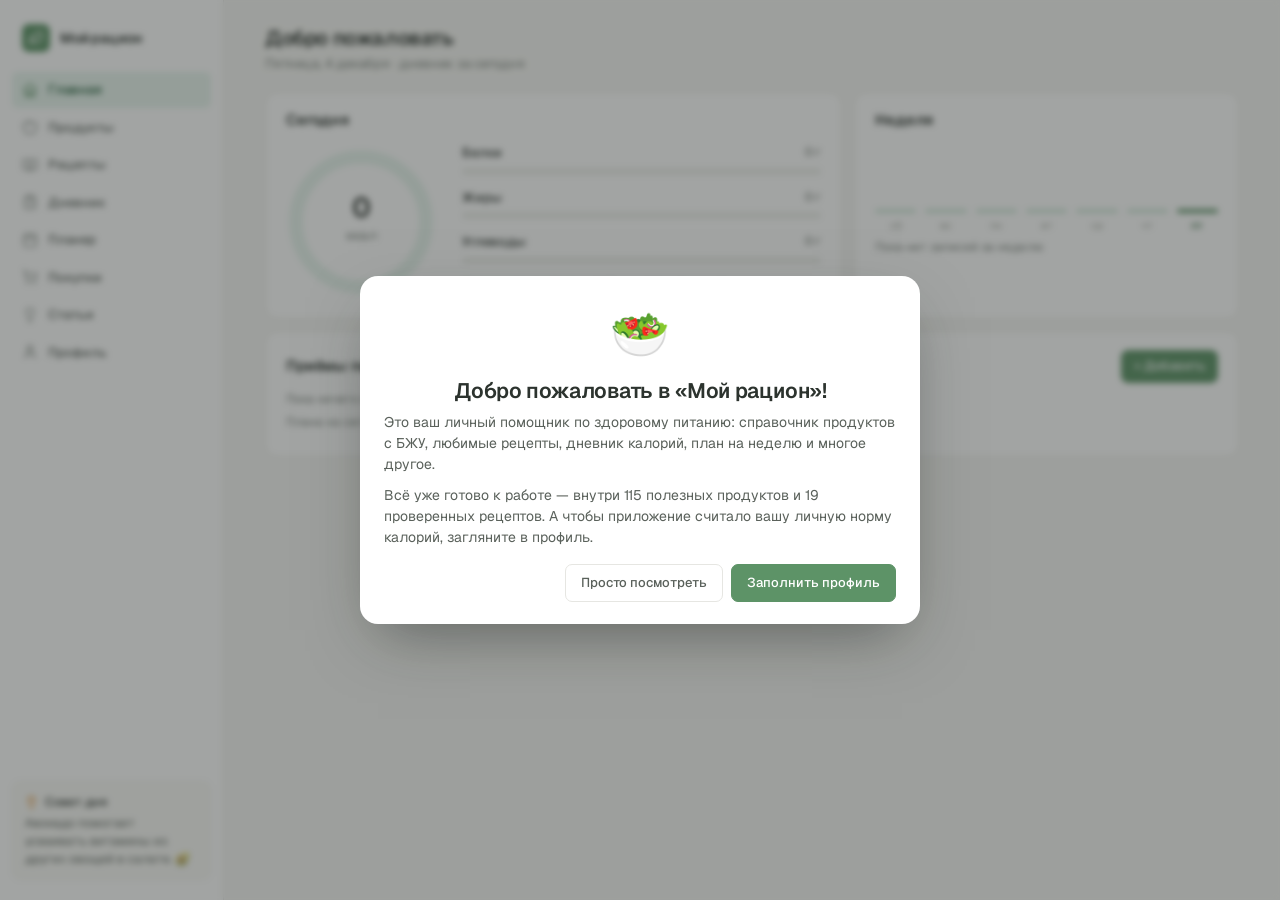
<file: index.html>
<!DOCTYPE html>
<html lang="ru">
<head>
  <meta charset="UTF-8">
  <meta name="viewport" content="width=device-width, initial-scale=1, viewport-fit=cover">
  <title>Мой рацион — здоровое питание</title>
  <meta name="description" content="Личный помощник по здоровому питанию: продукты с БЖУ, рецепты, дневник калорий, план на неделю.">
  <link rel="icon" href="data:image/svg+xml,<svg xmlns='http://www.w3.org/2000/svg' viewBox='0 0 100 100'><text y='.9em' font-size='90'>🥗</text></svg>">
  <!-- Установка на домашний экран. На iOS это ещё и защита данных: у веб-аппа
       с экрана своё хранилище, которое Safari не чистит через 7 дней простоя. -->
  <link rel="manifest" href="manifest.json">
  <!-- цвет фона приложения, а не зелёный: полоса статуса сливается с экраном -->
  <meta name="theme-color" content="#f7f7f4">
  <link rel="apple-touch-icon" href="icons/icon-180.png">
  <meta name="apple-mobile-web-app-capable" content="yes">
  <meta name="apple-mobile-web-app-status-bar-style" content="default">
  <meta name="apple-mobile-web-app-title" content="Рацион">
  <link rel="preconnect" href="https://fonts.googleapis.com">
  <link rel="preconnect" href="https://fonts.gstatic.com" crossorigin>
  <link href="https://fonts.googleapis.com/css2?family=Geist:wght@400;500;600;700&display=swap" rel="stylesheet">
  <link rel="stylesheet" href="css/style.css">
</head>
<body>
  <div class="layout">
    <aside id="sidebar">
      <div class="brand">
        <span class="brand-icon"><svg width="16" height="16" viewBox="0 0 24 24" fill="none" stroke="currentColor" stroke-width="2" stroke-linecap="round" stroke-linejoin="round"><path d="M11 20A7 7 0 0 1 9.8 6.1C15.5 5 17 4.48 19 2c1 2 2 4.18 2 8 0 5.5-4.78 10-10 10Z"/><path d="M2 21c0-3 1.85-5.36 5.08-6C9.5 14.52 12 13 13 12"/></svg></span>
        <span class="brand-name">Мой рацион</span>
      </div>
      <nav id="sidebar-nav"></nav>
      <div class="side-foot">
        <div class="side-tip">
          <div class="side-tip-head"><svg width="13" height="13" viewBox="0 0 24 24" fill="none" stroke="#d97706" stroke-width="2" stroke-linecap="round" stroke-linejoin="round"><path d="M15 14c.2-1 .7-1.7 1.5-2.5 1-.9 1.5-2.2 1.5-3.5a6 6 0 0 0-12 0c0 1.3.5 2.6 1.5 3.5.8.8 1.3 1.5 1.5 2.5"/><path d="M9 18h6"/><path d="M10 22h4"/></svg>Совет дня</div>
          <div id="side-tip-text"></div>
        </div>
      </div>
    </aside>
    <main>
      <div id="view"></div>
    </main>
  </div>

  <nav id="bottom-nav"></nav>

  <div id="modal"><div id="modal-card" class="modal-card"></div></div>
  <div id="toasts"></div>

  <script src="js/data.js"></script>
  <script src="js/storage.js"></script>
  <script src="js/app.js"></script>
  <script src="js/views-main.js"></script>
  <script src="js/views-recipes.js"></script>
  <script src="js/views-track.js"></script>
  <script src="js/views-plan.js"></script>
  <script src="js/views-misc.js"></script>
  <script>
    // из файла (file://) воркер не регистрируется — приложение просто работает без него
    if ('serviceWorker' in navigator && location.protocol.startsWith('http')) {
      navigator.serviceWorker.register('sw.js').catch(() => {});
    }
  </script>
</body>
</html>
</file>
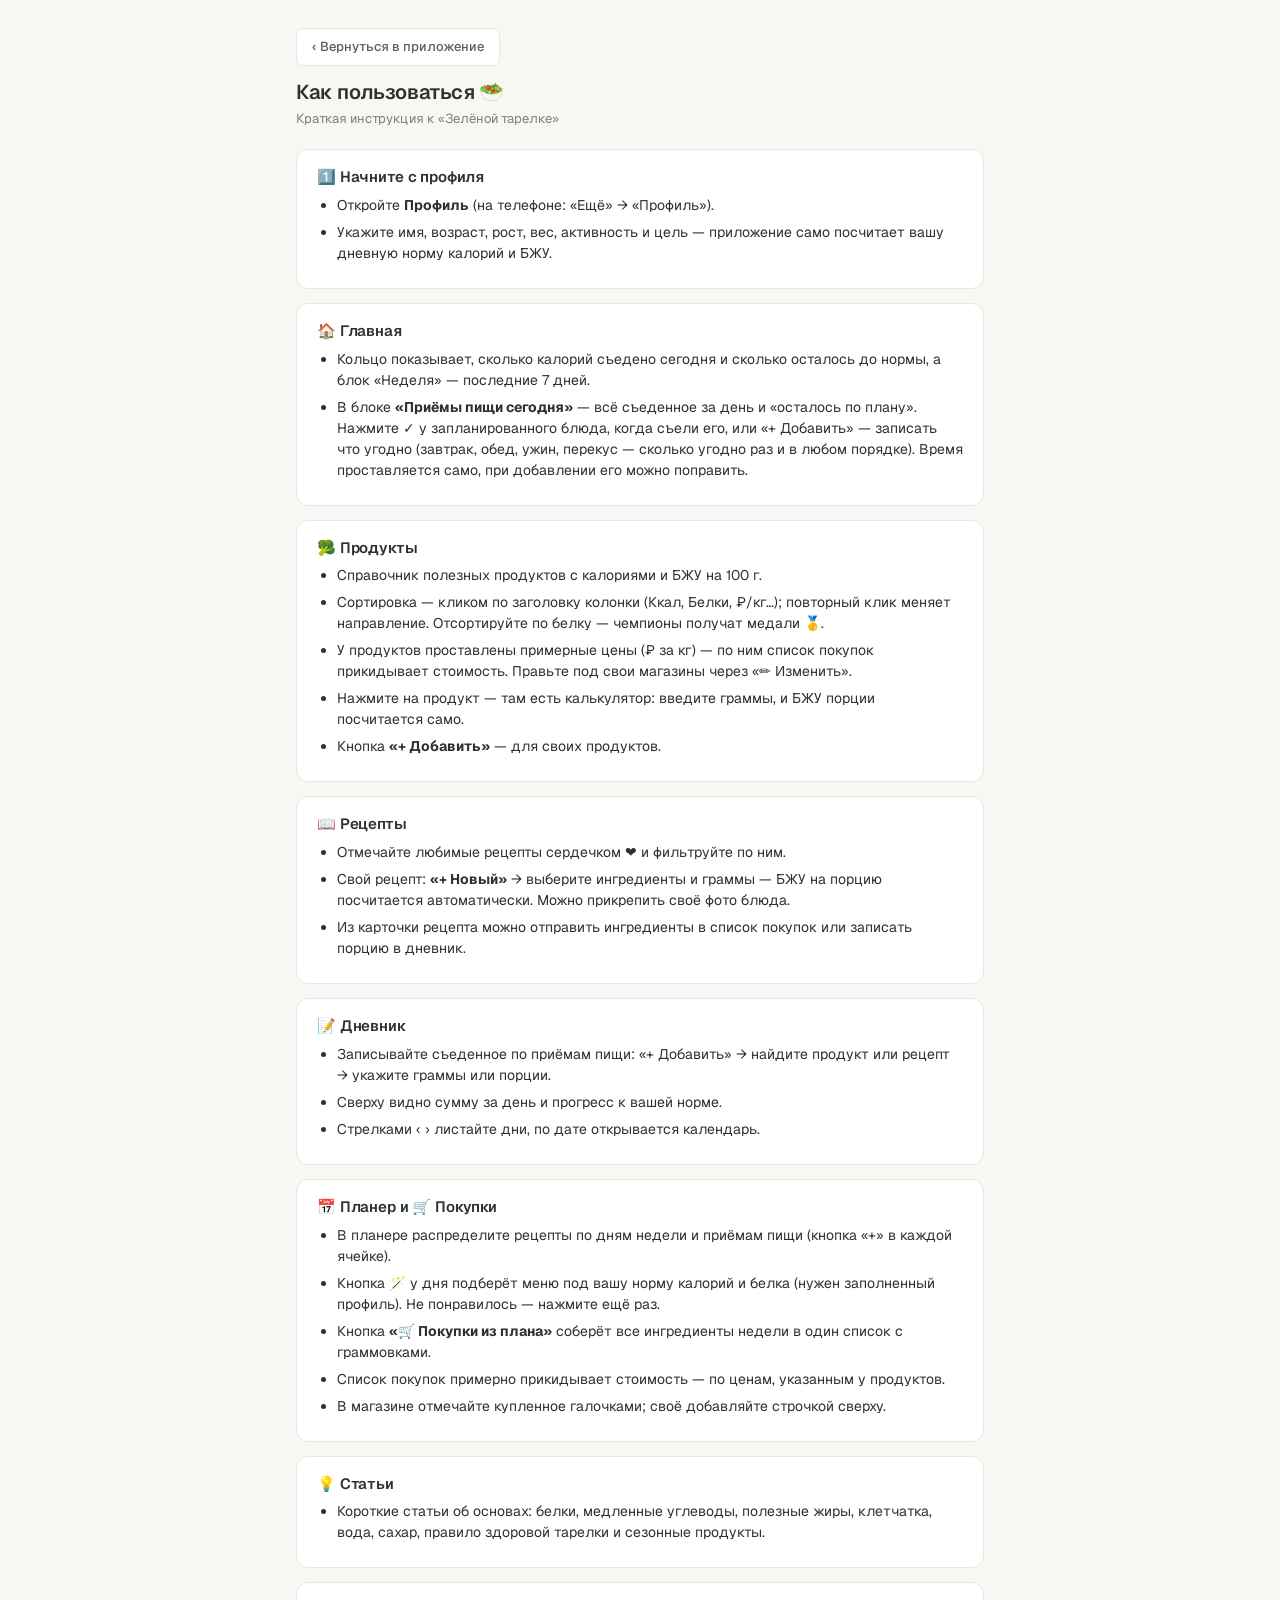
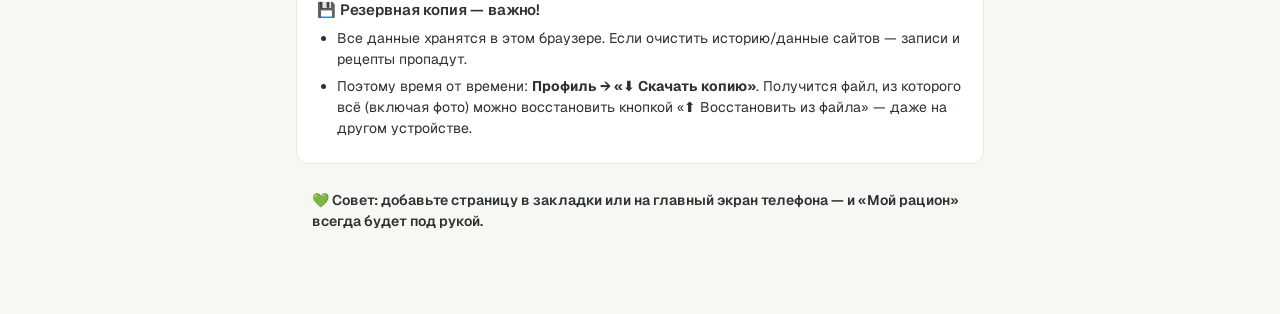
<file: help.html>
<!DOCTYPE html>
<html lang="ru">
<head>
  <meta charset="UTF-8">
  <meta name="viewport" content="width=device-width, initial-scale=1">
  <title>Как пользоваться — Мой рацион</title>
  <link rel="icon" href="data:image/svg+xml,<svg xmlns='http://www.w3.org/2000/svg' viewBox='0 0 100 100'><text y='.9em' font-size='90'>🥗</text></svg>">
  <link href="https://fonts.googleapis.com/css2?family=Geist:wght@400;500;600;700&display=swap" rel="stylesheet">
  <link rel="stylesheet" href="css/style.css">
  <style>
    .help-wrap { max-width: 720px; margin: 0 auto; padding: 28px 16px 60px; }
    .help-wrap h1 { margin-bottom: 4px; }
    .help-card h3 { display: flex; align-items: center; gap: 8px; }
    .help-card ul { margin: 0; padding-left: 20px; }
    .help-card li { margin-bottom: 6px; }
    .help-note { background: var(--accent-soft); border-radius: 14px; padding: 12px 16px; font-weight: 600; }
  </style>
</head>
<body>
  <div class="help-wrap">
    <a class="btn btn-ghost back-btn" href="index.html">‹ Вернуться в приложение</a>
    <h1>Как пользоваться 🥗</h1>
    <p class="subtitle">Краткая инструкция к «Зелёной тарелке»</p>
    <br>

    <section class="card help-card">
      <h3>1️⃣ Начните с профиля</h3>
      <ul>
        <li>Откройте <b>Профиль</b> (на телефоне: «Ещё» → «Профиль»).</li>
        <li>Укажите имя, возраст, рост, вес, активность и цель — приложение само посчитает вашу дневную норму калорий и БЖУ.</li>
      </ul>
    </section>

    <section class="card help-card">
      <h3>🏠 Главная</h3>
      <ul>
        <li>Кольцо показывает, сколько калорий съедено сегодня и сколько осталось до нормы, а блок «Неделя» — последние 7 дней.</li>
        <li>В блоке <b>«Приёмы пищи сегодня»</b> — всё съеденное за день и «осталось по плану». Нажмите ✓ у запланированного блюда, когда съели его, или «+ Добавить» — записать что угодно (завтрак, обед, ужин, перекус — сколько угодно раз и в любом порядке). Время проставляется само, при добавлении его можно поправить.</li>
      </ul>
    </section>

    <section class="card help-card">
      <h3>🥦 Продукты</h3>
      <ul>
        <li>Справочник полезных продуктов с калориями и БЖУ на 100 г.</li>
        <li>Сортировка — кликом по заголовку колонки (Ккал, Белки, ₽/кг…); повторный клик меняет направление. Отсортируйте по белку — чемпионы получат медали 🥇.</li>
        <li>У продуктов проставлены примерные цены (₽ за кг) — по ним список покупок прикидывает стоимость. Правьте под свои магазины через «✏️ Изменить».</li>
        <li>Нажмите на продукт — там есть калькулятор: введите граммы, и БЖУ порции посчитается само.</li>
        <li>Кнопка <b>«+ Добавить»</b> — для своих продуктов.</li>
      </ul>
    </section>

    <section class="card help-card">
      <h3>📖 Рецепты</h3>
      <ul>
        <li>Отмечайте любимые рецепты сердечком ❤️ и фильтруйте по ним.</li>
        <li>Свой рецепт: <b>«+ Новый»</b> → выберите ингредиенты и граммы — БЖУ на порцию посчитается автоматически. Можно прикрепить своё фото блюда.</li>
        <li>Из карточки рецепта можно отправить ингредиенты в список покупок или записать порцию в дневник.</li>
      </ul>
    </section>

    <section class="card help-card">
      <h3>📝 Дневник</h3>
      <ul>
        <li>Записывайте съеденное по приёмам пищи: «+ Добавить» → найдите продукт или рецепт → укажите граммы или порции.</li>
        <li>Сверху видно сумму за день и прогресс к вашей норме.</li>
        <li>Стрелками ‹ › листайте дни, по дате открывается календарь.</li>
      </ul>
    </section>

    <section class="card help-card">
      <h3>📅 Планер и 🛒 Покупки</h3>
      <ul>
        <li>В планере распределите рецепты по дням недели и приёмам пищи (кнопка «+» в каждой ячейке).</li>
        <li>Кнопка <b>🪄</b> у дня подберёт меню под вашу норму калорий и белка (нужен заполненный профиль). Не понравилось — нажмите ещё раз.</li>
        <li>Кнопка <b>«🛒 Покупки из плана»</b> соберёт все ингредиенты недели в один список с граммовками.</li>
        <li>Список покупок примерно прикидывает стоимость — по ценам, указанным у продуктов.</li>
        <li>В магазине отмечайте купленное галочками; своё добавляйте строчкой сверху.</li>
      </ul>
    </section>

    <section class="card help-card">
      <h3>💡 Статьи</h3>
      <ul>
        <li>Короткие статьи об основах: белки, медленные углеводы, полезные жиры, клетчатка, вода, сахар, правило здоровой тарелки и сезонные продукты.</li>
      </ul>
    </section>

    <section class="card help-card">
      <h3>💾 Резервная копия — важно!</h3>
      <ul>
        <li>Все данные хранятся в этом браузере. Если очистить историю/данные сайтов — записи и рецепты пропадут.</li>
        <li>Поэтому время от времени: <b>Профиль → «⬇️ Скачать копию»</b>. Получится файл, из которого всё (включая фото) можно восстановить кнопкой «⬆️ Восстановить из файла» — даже на другом устройстве.</li>
      </ul>
    </section>

    <p class="help-note">💚 Совет: добавьте страницу в закладки или на главный экран телефона — и «Мой рацион» всегда будет под рукой.</p>
  </div>
</body>
</html>
</file>
<file: css/style.css>
/* ============================================================
   Зелёная тарелка — дизайн «Рацион»: Geist, плоские карточки,
   сайдбар с иконками, спокойная зелёная палитра #5d9367.
   ============================================================ */

:root {
  --bg: #f7f7f4;
  --card: #ffffff;
  --ink: #2c332e;
  --muted: #7b827c;
  --micro: #a3a89f;
  --sub: #5a615b;
  --line: #e6e6e2;      /* границы карточек */
  --line-soft: #f2f2ef; /* разделители строк */
  --green: #5d9367;
  --green-dark: #4e7d58;
  --green-soft: #e8f5ee;
  --green-ink: #14532d;
  --accent: #d97706;     /* «Случайный» / тёплый акцент */
  --warn: #c9822e;       /* превышение нормы */
  --fav: #e5484d;        /* сердечко «любимое» */
  --danger: #c0616a;
  --danger-soft: #fbeeef;
  --col-p: #5b8def;
  --col-f: #dda43c;
  --col-c: #9b7ede;
  --num-p: #4f7fc4;
  --num-f: #c98a2b;
  --num-c: #8a6fa6;
  --radius: 12px;
  --radius-lg: 14px;
  --font: 'Geist', system-ui, -apple-system, 'Segoe UI', sans-serif;
}

* { box-sizing: border-box; }
html { -webkit-text-size-adjust: 100%; }
/* Кнопка по умолчанию берёт системный шрифт и системный синий цвет текста —
   и то и другое гасим в одном месте, свой вид задают .btn-*, .icon-btn и
   прочие классы поверх. Без font: inherit пункты «Ещё» набирались системным
   шрифтом, а ссылка «Как пользоваться» рядом — нашим. */
button { font: inherit; color: inherit; }

body {
  margin: 0;
  font-family: var(--font);
  background: var(--bg);
  color: var(--ink);
  line-height: 1.5;
  font-size: 14px;
}
body.no-scroll { overflow: hidden; }

h1, h2, h3, h4 { font-weight: 600; line-height: 1.25; margin: 0 0 8px; letter-spacing: -.01em; }
h1 { font-size: 20px; letter-spacing: -.02em; }
h2 { font-size: 21px; letter-spacing: -.02em; }
h3 { font-size: 15px; }
h4 { font-size: 15px; }
p { margin: 0 0 10px; }
a { color: var(--green); text-decoration: none; }
a:hover { color: var(--green-dark); }

/* ---------- Каркас ---------- */

.layout { display: flex; min-height: 100vh; }

#sidebar {
  display: none;
  flex-direction: column;
  width: 224px;
  flex-shrink: 0;
  padding: 20px 12px;
  background: var(--card);
  border-right: 1px solid var(--line);
  position: sticky;
  top: 0;
  height: 100vh;
}

.brand { display: flex; align-items: center; gap: 10px; padding: 4px 10px 20px; }
.brand-icon {
  display: inline-flex; align-items: center; justify-content: center;
  width: 28px; height: 28px; border-radius: 7px;
  background: var(--green); color: #fff; flex-shrink: 0;
}
.brand-name { font-weight: 600; font-size: 14px; letter-spacing: -.01em; }

#sidebar-nav { display: flex; flex-direction: column; gap: 2px; }

.nav-item {
  display: flex;
  align-items: center;
  gap: 10px;
  width: 100%;
  padding: 8px 10px;
  border: none;
  border-radius: 6px;
  background: transparent;
  font: inherit;
  font-size: 13px;
  font-weight: 500;
  color: var(--sub);
  cursor: pointer;
  transition: background .15s, color .15s;
}
.nav-item:hover { background: var(--line-soft); color: var(--ink); }
.nav-item.active { background: var(--green-soft); color: var(--green-ink); }
.nav-ic { display: inline-flex; color: #8a918b; flex-shrink: 0; }
.nav-item:hover .nav-ic, .nav-item.active .nav-ic { color: var(--green); }

.side-foot { margin-top: auto; display: flex; flex-direction: column; gap: 12px; padding-top: 12px; }
.side-tip {
  padding: 11px 12px;
  border-radius: 8px;
  background: #fafaf7;
  border: 1px solid #f0f0ec;
  font-size: 12px;
  color: var(--sub);
  line-height: 1.5;
}
.side-tip-head {
  display: flex; align-items: center; gap: 7px;
  font-weight: 500; color: var(--ink); margin-bottom: 3px;
}

main {
  flex: 1;
  width: 100%;
  max-width: 1120px;
  margin: 0 auto;
  padding: 22px 18px 96px;
}

@media (min-width: 1000px) {
  #sidebar { display: flex; }
  main { padding: 26px clamp(20px, 3.2vw, 42px) 48px; }
}

/* нижняя навигация (планшет / мобильный) */
#bottom-nav {
  position: fixed;
  bottom: 0; left: 0; right: 0;
  display: flex;
  background: rgba(255, 255, 255, 0.96);
  backdrop-filter: blur(10px);
  border-top: 1px solid var(--line);
  padding: 7px 4px calc(7px + env(safe-area-inset-bottom));
  z-index: 50;
}
.bnav-item {
  flex: 1;
  display: flex;
  flex-direction: column;
  align-items: center;
  gap: 3px;
  border: none;
  background: none;
  font: inherit;
  font-size: 10px;
  font-weight: 500;
  color: #8a918b;
  cursor: pointer;
  padding: 4px 0;
}
.bnav-ic { display: inline-flex; }
.bnav-item.active { color: var(--green); }

@media (min-width: 1000px) {
  #bottom-nav { display: none; }
}

/* ---------- Шапка страницы ---------- */

.page-head {
  display: flex;
  align-items: flex-start;
  justify-content: space-between;
  gap: 12px;
  flex-wrap: wrap;
  margin-bottom: 18px;
}
.page-head h1 { margin: 0 0 3px; }
.subtitle { color: var(--muted); margin: 0; font-size: 13px; }
.head-actions { display: flex; gap: 9px; flex-wrap: wrap; }

/* ---------- Карточки ---------- */

.card {
  background: var(--card);
  border: 1px solid var(--line);
  border-radius: var(--radius);
  box-shadow: none;
  padding: 18px 20px;
  margin-bottom: 14px;
}

/* ---------- Кнопки ---------- */

.btn {
  display: inline-flex;
  align-items: center;
  justify-content: center;
  gap: 6px;
  border: 1px solid transparent;
  border-radius: 7px;
  padding: 8px 15px;
  font: inherit;
  font-weight: 500;
  font-size: 13px;
  cursor: pointer;
  transition: background .12s, border-color .12s, color .12s;
  white-space: nowrap;
}
.btn-primary { background: var(--green); color: #fff; border-color: var(--green); }
.btn-primary:hover { background: var(--green-dark); border-color: var(--green-dark); }
.btn-accent { background: var(--accent); color: #fff; border-color: var(--accent); }
.btn-accent:hover { background: #b45309; border-color: #b45309; }
.btn-ghost { background: #fff; color: var(--sub); border-color: var(--line); }
.btn-ghost:hover { background: #fafaf7; border-color: #c9ccc6; color: var(--ink); }
.btn-danger { background: var(--danger); color: #fff; border-color: var(--danger); }
.btn-danger:hover { background: #a94b54; border-color: #a94b54; }
.btn-danger-ghost { background: var(--danger-soft); color: var(--danger); border-color: #f2dcdd; }
.btn-danger-ghost:hover { background: #f7e2e4; border-color: #e9c9cb; color: #a94b54; }
.btn-big { padding: 11px 22px; font-size: 15px; }
.btn-sm { padding: 6px 12px; font-size: 12.5px; }

.icon-btn {
  border: none;
  background: transparent;
  font: inherit;
  font-size: 14px;
  color: #c2c7c1;
  cursor: pointer;
  width: 28px; height: 28px;
  border-radius: 7px;
  flex-shrink: 0;
  display: inline-flex;
  align-items: center;
  justify-content: center;
}
.icon-btn:hover { background: var(--line-soft); color: var(--muted); }
.icon-btn.add { background: var(--green-soft); color: var(--green-dark); }

/* ---------- Поля ввода ---------- */

.input {
  width: 100%;
  padding: 9px 12px;
  border: 1px solid #e0e0db;
  border-radius: 8px;
  font: inherit;
  font-size: 13px;
  background: #fff;
  color: var(--ink);
  outline: none;
  transition: border-color .15s;
}
.input:focus { border-color: var(--green); }
.input-small { width: 90px; }
/* набрано название, которого нет среди продуктов — строка в счёт не пойдёт */
.input-warn { border-color: var(--danger); }
textarea.input { resize: vertical; }

/* Safari на iOS зумит страницу при фокусе в поле, если его шрифт меньше 16px,
   и обратно уже не отъезжает. 16px на мобильных — единственное лекарство,
   которое не ломает pinch-zoom (в отличие от maximum-scale в viewport).
   min-height здесь же: у <select> своя, «системная» высота, и рядом с ней
   поля ввода смотрелись мельче — 44px равняет всех и это же минимальный
   размер тач-цели по гайдлайнам Apple. */
@media (max-width: 639.98px) {
  .input, select.input, textarea.input { font-size: 16px; }
  .input { min-height: 44px; }
  textarea.input { min-height: 0; }
}

.filters { display: flex; gap: 10px; margin-bottom: 12px; flex-wrap: wrap; }
.search-input { flex: 1; min-width: 180px; max-width: 360px; }
.select-input { width: auto; }

/* ---------- Чипы ---------- */

.chips { display: flex; gap: 8px; flex-wrap: wrap; margin-bottom: 16px; }
.chip {
  border: 1px solid #e0e0db;
  background: #fff;
  border-radius: 999px;
  padding: 6px 13px;
  font: inherit;
  font-size: 12.5px;
  font-weight: 500;
  color: var(--sub);
  cursor: pointer;
  white-space: nowrap;
  transition: border-color .12s, color .12s, background .12s;
}
.chip:hover { border-color: var(--green); color: var(--ink); }
.chip.active { background: var(--green); border-color: var(--green); color: #fff; }
.chip-fav { display: inline-flex; align-items: center; gap: 6px; }
.chip-fav.active { background: #fdeced; border-color: #f3c4c6; color: var(--fav); }

/* сердечко: пустое по умолчанию, залитое — когда «включено» */
.ic-heart { fill: none; color: #b4b9b3; flex-shrink: 0; }
.fav-btn.on .ic-heart, .chip-fav.active .ic-heart { fill: currentColor; color: var(--fav); }

/* ---------- Бейджи / пилюли БЖУ ---------- */

/* без цветных подложек — только цвет цифр, иначе экран пестрит */
.badges { display: flex; gap: 12px; flex-wrap: wrap; }
.badges.center { justify-content: center; }
.badge {
  font-size: 12px;
  font-weight: 600;
  font-variant-numeric: tabular-nums;
  line-height: 1.4;
}
.badge-kcal { color: var(--green-dark); }
.badge-p { color: var(--num-p); }
.badge-f { color: var(--num-f); }
.badge-c { color: var(--num-c); }

/* ---------- Главная ---------- */

.tip-card {
  display: flex;
  gap: 12px;
  align-items: center;
  background: #fafaf7;
  border: 1px solid #f0f0ec;
}
.tip-emoji { font-size: 1.5rem; }
.tip-label { font-size: 11px; font-weight: 600; text-transform: uppercase; letter-spacing: 0.06em; color: var(--warn); }
.tip-text { font-weight: 500; color: var(--sub); }
/* На десктопе совет живёт в сайдбаре — карточка только для мобильного */
@media (min-width: 1000px) { .tip-card { display: none; } }

/* minmax(0,…) обязателен: иначе колонка не сжимается ниже min-content карточки
   и страница уезжает в горизонтальный скролл */
/* расстояние между карточками задаёт только gap: собственный margin карточки
   складывался с ним и давал двойной отступ */
.home-grid { display: grid; gap: 12px; grid-template-columns: minmax(0, 1fr); }
.home-grid > .card { margin-bottom: 0; }
.tip-card { margin-top: 12px; }
@media (min-width: 760px) { .home-grid { grid-template-columns: minmax(0, 1.5fr) minmax(0, 1fr); } }

.today-card { cursor: pointer; transition: border-color .15s, box-shadow .15s; }
.today-card .meal-head { margin-bottom: 14px; } /* заголовок и «осталось» не липнут к кольцу и БЖУ */
.today-card:hover { border-color: #d3e6da; box-shadow: 0 8px 26px rgba(22, 107, 71, 0.08); }

/* кольцо и БЖУ всегда в одну строку — иначе справа от кольца пустой квадрат */
.today-flex { display: flex; gap: 16px; align-items: center; flex-wrap: nowrap; }
.macros { flex: 1; min-width: 0; display: flex; flex-direction: column; gap: 13px; }

.ring { width: 118px; height: 118px; flex-shrink: 0; }
@media (min-width: 760px) { .today-flex { gap: 26px; } .ring { width: 150px; height: 150px; } }
.ring-bg { fill: none; stroke: var(--green-soft); stroke-width: 11; }
.ring-fg {
  fill: none; stroke: var(--green); stroke-width: 11; stroke-linecap: round;
  transform: rotate(-90deg); transform-origin: center;
  transition: stroke-dashoffset 0.6s ease;
}
.ring-fg.over { stroke: var(--warn); }
.ring-num { font-size: 22px; font-weight: 600; text-anchor: middle; fill: var(--ink); }
.ring-sub { font-size: 11px; text-anchor: middle; fill: var(--muted); }

.macro-row { margin: 0; }
.macro-head { display: flex; justify-content: space-between; font-size: 13px; font-weight: 500; margin-bottom: 5px; }
.macro-head span:last-child { color: var(--muted); font-size: 12px; font-variant-numeric: tabular-nums; white-space: nowrap; }
.bar { height: 7px; background: #eef0ec; border-radius: 99px; overflow: hidden; }
.bar-lg { height: 10px; margin-top: 8px; }
.bar-fill { height: 100%; border-radius: 99px; transition: width 0.5s ease; }
.fill-p { background: var(--col-p); }
.fill-f { background: var(--col-f); }
.fill-c { background: var(--col-c); }
.fill-kcal { background: var(--green); }
.fill-kcal.over { background: var(--warn); }

.hint { color: var(--muted); font-size: 12px; margin: 0 0 6px; line-height: 1.45; }

/* Приёмы пищи сегодня: лента дня + «осталось по плану» */
.meals-card { grid-column: 1 / -1; }

.check-circle {
  width: 22px; height: 22px; border-radius: 50%;
  border: 1.5px solid #d6ddd8; background: #fff;
  color: transparent; font-size: 0.72rem; font-weight: 600;
  display: inline-flex; align-items: center; justify-content: center;
  cursor: pointer; flex-shrink: 0; padding: 0;
  transition: border-color 0.15s, color 0.15s;
}
.check-circle:hover { border-color: var(--green); color: var(--green); }
.d-name.link { cursor: pointer; }
.d-name.link:hover { color: var(--green-dark); }

/* Неделя: столбики ккал за 7 дней */
.week-bars { display: flex; gap: 9px; height: 92px; margin: 12px 0 6px; align-items: flex-end; }
.week-col { flex: 1; display: flex; flex-direction: column; align-items: center; gap: 5px; min-width: 0; height: 100%; justify-content: flex-end; }
.week-bar-wrap { flex: 1; width: 100%; display: flex; align-items: flex-end; }
.week-bar { width: 100%; border-radius: 4px; background: #cfe7d8; min-height: 4px; transition: height 0.4s ease; }
/* перебор важнее «сегодня»: правила .over идут последними и перебивают зелёный */
.week-bar.today { background: var(--green); }
.week-bar.over { background: var(--col-f); }
.week-lbl { font-size: 10.5px; color: var(--micro); }
.week-col.today .week-lbl { color: var(--green-dark); font-weight: 600; }
.week-col.over .week-lbl { color: var(--num-f); font-weight: 600; }

/* ---------- Продукты ---------- */

.table-head {
  font-size: 11px;
  font-weight: 500;
  text-transform: uppercase;
  letter-spacing: 0.05em;
  color: var(--micro);
  padding: 10px 16px;
  border-bottom: 1px solid var(--line);
}
.prod-row {
  display: grid;
  grid-template-columns: 30px 1fr 60px 52px 52px 52px 60px;
  align-items: center;
  gap: 8px;
}
.th-sort { cursor: pointer; user-select: none; white-space: nowrap; text-align: right; }
.th-sort:hover, .th-sort.active { color: var(--green); }
.table-head span:nth-child(2) { text-align: left; } /* колонка «Продукт» */
.card-row {
  background: var(--card);
  border-bottom: 1px solid var(--line-soft);
  padding: 11px 16px;
  cursor: pointer;
  transition: background 0.12s;
}
.card-row:hover { background: #fafaf7; }
/* таблица продуктов как единая карточка */
#prod-list .table-head { border-radius: var(--radius) var(--radius) 0 0; background: #fff; border: 1px solid var(--line); border-bottom: none; }
#prod-list .card-row:first-of-type { border-top: none; }
#prod-list .card-row { border-left: 1px solid var(--line); border-right: 1px solid var(--line); }
#prod-list .card-row:last-child { border-bottom: 1px solid var(--line); border-radius: 0 0 var(--radius) var(--radius); }
.prod-emoji { font-size: 1.15rem; }
.prod-name { font-weight: 500; font-size: 13.5px; overflow: hidden; text-overflow: ellipsis; white-space: nowrap; }
.medal { font-size: 0.95rem; }
.tag-custom {
  font-size: 10.5px;
  background: var(--green-soft);
  color: var(--green-dark);
  font-weight: 600;
  padding: 1px 7px;
  border-radius: 99px;
  margin-left: 5px;
  vertical-align: middle;
}
.num { text-align: right; font-weight: 500; font-size: 13px; font-variant-numeric: tabular-nums; }
.num-unit { display: none; } /* «₽/кг» нужен только на телефоне, где нет заголовка колонки */
.num-p { color: var(--num-p); }
.num-f { color: var(--num-f); }
.num-c { color: var(--num-c); }

@media (max-width: 560px) {
  .prod-row { grid-template-columns: 26px 1fr 46px 40px 40px 40px; gap: 3px 6px; }
  /* седьмой колонки на телефоне нет: заголовок «₽/кг» прячем, а саму цену
     переносим второй строкой под название — иначе она падала на новую строку сама */
  .table-head span:last-child { display: none; }
  .prod-row .num:last-child { grid-column: 2; text-align: left; font-size: 11px; line-height: 1.2; color: var(--micro); }
  .card-row { padding: 9px 14px; }
  .prod-emoji { line-height: 1; }
  .prod-row .num:last-child:empty { display: none; }
  .num-unit { display: inline; }
  .num { font-size: 12px; }
  .prod-name { font-size: 13px; }
  .table-head { padding: 10px 12px; }
}

.empty {
  text-align: center;
  color: var(--micro);
  padding: 44px 16px;
  font-size: 13px;
}
.empty small { display: block; margin-top: 4px; }

/* карточка продукта */
.prod-detail-head { display: flex; gap: 14px; align-items: center; margin-bottom: 14px; }
.prod-detail-emoji { font-size: 2.4rem; }
.macro-cards { display: grid; grid-template-columns: repeat(4, 1fr); gap: 10px; margin: 12px 0; }
.mc {
  border-radius: var(--radius-lg);
  padding: 14px 6px;
  text-align: center;
  display: flex; flex-direction: column; gap: 4px;
}
.mc b { font-size: 22px; font-weight: 600; letter-spacing: -.02em; font-variant-numeric: tabular-nums; }
.mc span { font-size: 11.5px; color: var(--muted); }
.mc { background: #fafaf7; border: 1px solid var(--line-soft); }
.mc-kcal b { color: var(--green-dark); }
.mc-p b { color: var(--num-p); }
.mc-f b { color: var(--num-f); }
.mc-c b { color: var(--num-c); }

.portion-calc { background: #fafaf7; border: 1px solid #f0f0ec; border-radius: var(--radius); padding: 12px 14px; margin: 10px 0; }
.portion-calc label { font-weight: 500; font-size: 13px; }
.portion-calc .input-small { display: inline-block; width: 80px; margin: 0 6px; }
.portion-out { margin-top: 8px; }

/* ---------- Рецепты ---------- */

.recipe-grid { display: grid; gap: 16px; grid-template-columns: repeat(auto-fill, minmax(244px, 1fr)); }

.recipe-card {
  display: flex; flex-direction: column;
  background: var(--card);
  border: 1px solid var(--line);
  border-radius: var(--radius-lg);
  overflow: hidden;
  cursor: pointer;
  transition: border-color .14s, box-shadow .14s, transform .14s;
}
.recipe-card:hover { border-color: #d6d6d0; box-shadow: 0 6px 20px -12px rgba(44, 51, 46, .35); transform: translateY(-2px); }

.recipe-cover {
  height: 132px;
  background-size: cover;
  background-position: center;
  position: relative;
  display: flex; align-items: center; justify-content: center;
}
.recipe-cover.no-photo { background: var(--green-soft); }
.cover-emoji { font-size: 2.6rem; }

/* тинты по категории (класс cat-* добавляется во вью вместе с no-photo).
   .no-photo в селекторе — чтобы перебить .recipe-cover.no-photo / .recipe-detail-cover.no-photo. */
.recipe-cover.no-photo.cat-breakfast, .recipe-detail-cover.no-photo.cat-breakfast { background: #f4ecda; }
.recipe-cover.no-photo.cat-lunch, .recipe-detail-cover.no-photo.cat-lunch { background: #e8f0e4; }
.recipe-cover.no-photo.cat-dinner, .recipe-detail-cover.no-photo.cat-dinner { background: #f0e5dd; }
.recipe-cover.no-photo.cat-snack, .recipe-detail-cover.no-photo.cat-snack { background: #eee7f1; }
.recipe-cover.no-photo.cat-dessert, .recipe-detail-cover.no-photo.cat-dessert { background: #f6e7e6; }

.fav-btn {
  position: absolute;
  top: 10px; right: 10px;
  border: none;
  background: rgba(255, 255, 255, 0.9);
  border-radius: 50%;
  width: 30px; height: 30px;
  padding: 0;
  cursor: pointer;
  display: flex; align-items: center; justify-content: center;
}
.fav-btn.on-cover { width: 32px; height: 32px; }

.recipe-body { padding: 12px 14px 14px; display: flex; flex-direction: column; gap: 8px; flex: 1; }
.recipe-body h4 { margin: 0; font-size: 15px; line-height: 1.3; }
.recipe-meta { color: var(--muted); font-size: 12.5px; margin: 0; }
.recipe-body .badges { margin-top: auto; flex-wrap: nowrap; gap: 10px; }
.recipe-desc { color: var(--sub); font-size: 13.5px; line-height: 1.55; }

/* карточка рецепта (детально) */
.recipe-detail-cover {
  height: 176px;
  margin: -22px -24px 16px;
  border-radius: 18px 18px 0 0;
  background-size: cover;
  background-position: center;
  position: relative;
  display: flex; align-items: center; justify-content: center;
}
.recipe-detail-cover.no-photo { background: var(--green-soft); }
.cover-emoji-big { font-size: 3.4rem; }

.ing-list { list-style: none; margin: 0 0 8px; padding: 0; }
.ing-list li {
  display: flex; justify-content: space-between; gap: 10px;
  padding: 9px 0;
  border-bottom: 1px solid var(--line-soft);
  font-size: 13.5px;
}
.ing-list li:last-child { border-bottom: none; }
.ing-list b { font-weight: 600; font-variant-numeric: tabular-nums; }
.steps-list { padding-left: 20px; margin: 0 0 10px; }
.steps-list li { margin-bottom: 9px; line-height: 1.5; }

.group-label {
  font-size: 11px; font-weight: 600;
  text-transform: uppercase; letter-spacing: 0.06em;
  color: var(--micro);
  margin: 18px 0 8px;
}

/* рандомайзер */
.random-box { text-align: center; }
.random-filter { display: flex; gap: 8px; flex-wrap: wrap; justify-content: center; margin: 14px 0 16px; }
.random-spinner {
  font-size: 3.2rem;
  margin: 8px auto;
  width: 118px; height: 118px;
  display: flex; align-items: center; justify-content: center;
  background: var(--green-soft);
  border-radius: 50%;
}
.random-spinner.landed { animation: pop 0.45s ease; }
@keyframes pop {
  0% { transform: scale(0.6); }
  60% { transform: scale(1.15); }
  100% { transform: scale(1); }
}
.rnd-name { margin-top: 12px; }

/* форма рецепта */
.photo-row { display: flex; gap: 14px; align-items: center; margin-top: 6px; }
.photo-preview {
  width: 96px; height: 96px;
  border-radius: var(--radius);
  background-size: cover; background-position: center;
  flex-shrink: 0;
}
.photo-preview.empty {
  background: #fafaf7;
  border: 1.5px dashed var(--line);
  display: flex; align-items: center; justify-content: center;
  font-size: 1.8rem;
}
.photo-btns { display: flex; flex-direction: column; gap: 8px; align-items: flex-start; }

.ing-row {
  display: grid;
  grid-template-columns: 1fr 90px 28px;
  gap: 8px;
  margin-bottom: 8px;
  align-items: center;
}

/* ---------- Формы ---------- */

.form label { display: block; font-weight: 500; font-size: 13px; margin-bottom: 12px; }
.form label .input, .form label select, .form label textarea { margin-top: 5px; font-weight: 400; }
.form label small { font-weight: 400; color: var(--muted); }
.form-row { display: grid; grid-template-columns: 1fr 1fr; gap: 12px; }
.form-row-3 { grid-template-columns: 1fr 1fr 1fr; }
.form-row-4 { grid-template-columns: repeat(4, 1fr); }
@media (max-width: 480px) {
  .form-row-4 { grid-template-columns: 1fr 1fr; }
}
.form-actions {
  display: flex; gap: 8px; justify-content: flex-end; flex-wrap: wrap;
  margin-top: 16px;
}
.form-actions.left { justify-content: flex-start; }
.form-actions.center { justify-content: center; }

.meal-pick { display: flex; gap: 6px; flex-wrap: wrap; margin-top: 6px; }

/* ---------- Дневник ---------- */

/* переключатель даты живёт в шапке, на одной строке с «Дневник» */
.date-nav {
  display: flex; align-items: center; gap: 4px;
  background: #fff; border: 1px solid var(--line);
  border-radius: 8px; padding: 3px 5px;
}
.date-nav .icon-btn { width: 26px; height: 26px; border-radius: 6px; color: var(--muted); }
.date-nav .icon-btn:hover { color: var(--green); }
.date-nav-label { text-align: center; display: flex; flex-direction: column; align-items: center; }
.date-nav-label b { font-size: 13px; font-weight: 600; }
.date-input {
  border: none; background: none; font: inherit;
  font-size: 11px; color: var(--muted); line-height: 1.2;
  cursor: pointer; text-align: center; padding: 0;
}

.day-kcal { min-width: 150px; }
.day-kcal-num { font-size: 2rem; font-weight: 600; line-height: 1.1; letter-spacing: -.02em; }
.day-left { font-size: 12.5px; font-weight: 500; color: var(--green-dark); margin-top: 2px; }
.day-left.over { color: var(--warn); }

/* все приёмы пищи — одной карточкой, чтобы день читался целиком */
.meal-block { padding: 12px 0; border-bottom: 1px solid var(--line-soft); }
.meal-block:first-child { padding-top: 0; }
.meal-block:last-child { padding-bottom: 0; border-bottom: none; }
.meal-head { display: flex; align-items: center; justify-content: space-between; gap: 8px; }
.meal-head h3 { margin: 0; }
.meal-head .hint { margin: 0; }
.meal-head-right { display: flex; align-items: center; gap: 12px; }

.diary-list { list-style: none; margin: 8px 0 0; padding: 0; }
.diary-list li {
  display: flex; align-items: center; gap: 12px;
  padding: 10px 0;
  border-bottom: 1px solid var(--line-soft);
}
.diary-list li:last-child { border-bottom: none; }
.d-emoji { font-size: 1.15rem; }
.d-name { flex: 1; font-weight: 500; font-size: 13px; min-width: 0; overflow: hidden; text-overflow: ellipsis; white-space: nowrap; }
/* «08:10 · 1 порция · Завтрак» — отдельными колонками справа, как в макете */
.d-meta { color: var(--muted); font-size: 12px; text-align: right; white-space: nowrap; min-width: 62px; }

/* съеденное зачёркиваем — тот же эффект, что у купленного в «Покупках» */
.diary-list li.eaten .d-name { text-decoration: line-through; text-decoration-color: #c8cec8; color: var(--muted); }
.d-kcal { font-weight: 500; font-size: 12px; color: var(--muted); white-space: nowrap; font-variant-numeric: tabular-nums; }

@media (max-width: 560px) {
  .d-meal { display: none; }  /* на телефоне приём пищи и так виден по заголовку блока */
  .d-meta { min-width: 0; }
}

/* диалог добавления */
.add-results { max-height: 50vh; overflow-y: auto; margin-top: 10px; }
.add-item {
  display: flex; align-items: center; gap: 10px;
  width: 100%;
  border: none; background: none;
  font: inherit;
  padding: 10px 8px;
  border-radius: 10px;
  cursor: pointer;
  text-align: left;
}
.add-item:hover { background: #fafaf7; }
.add-item span:first-child { font-size: 1.15rem; }
.add-name { flex: 1; font-weight: 500; font-size: 13px; }
.add-item small { color: var(--muted); white-space: nowrap; }
.add-new { background: var(--green-soft); margin-bottom: 4px; }
.add-new:hover { background: #ddefe4; }

/* ---------- Планер ---------- */

.plan-week { display: grid; gap: 12px; grid-template-columns: 1fr; }
@media (min-width: 720px) { .plan-week { grid-template-columns: 1fr 1fr; } }

.plan-day { margin-bottom: 0; }
.plan-day.today { border-color: var(--green); box-shadow: 0 0 0 1px var(--green); }
.plan-day h4 {
  display: flex; align-items: baseline; gap: 8px; flex-wrap: wrap;
  padding-bottom: 8px; border-bottom: 1px solid var(--line-soft);
}
.plan-day h4 small { color: var(--muted); font-weight: 400; }
.plan-kcal { margin-left: auto; font-size: 11px; font-weight: 500; color: var(--green-dark); background: var(--green-soft); border-radius: 99px; padding: 2px 9px; }

.plan-slot { padding: 7px 0; border-bottom: 1px solid var(--line-soft); }
.plan-slot:last-child { border-bottom: none; }
.plan-slot-head {
  display: flex; align-items: center; justify-content: space-between;
  font-size: 12.5px; font-weight: 500; color: var(--muted);
}
.plan-slot-head .icon-btn { width: 26px; height: 26px; }
.plan-item {
  display: flex; align-items: center; gap: 8px;
  background: #fafaf7;
  border-radius: 8px;
  padding: 6px 8px;
  margin-top: 6px;
  cursor: pointer;
  font-size: 13px;
}
.plan-item:hover { background: var(--green-soft); }
.plan-name { flex: 1; font-weight: 500; }

/* ---------- Покупки ---------- */

.shop-add { display: flex; gap: 8px; align-items: center; padding: 12px 16px; }
.shop-add .input { flex: 1; }
.shop-add .input-small { flex: 0 0 90px; }
.shop-add .btn { flex-shrink: 0; }

.shop-list { list-style: none; margin: 0 0 14px; padding: 6px 16px; }
.shop-item {
  display: flex; align-items: center; gap: 12px;
  padding: 10px 0;
  border-bottom: 1px solid var(--line-soft);
}
.shop-item:last-child { border-bottom: none; }
.shop-item.done .shop-name { text-decoration: line-through; text-decoration-color: #c8cec8; color: var(--muted); }

.shop-check { position: relative; display: inline-flex; cursor: pointer; }
.shop-check input { position: absolute; opacity: 0; }
.checkmark {
  width: 22px; height: 22px;
  border: 1.5px solid #d6ddd8;
  border-radius: 7px;
  display: inline-block;
  transition: all 0.15s;
}
.shop-check input:checked + .checkmark {
  background: var(--green);
  border-color: var(--green);
}
.shop-check input:checked + .checkmark::after {
  content: '✓';
  color: #fff;
  font-weight: 700;
  display: flex; align-items: center; justify-content: center;
  height: 100%;
  font-size: 0.8rem;
}
.shop-name { flex: 1; font-weight: 500; }
.shop-qty { color: var(--muted); font-size: 12.5px; white-space: nowrap; }

/* ---------- Статьи ---------- */

.article-grid { display: grid; gap: 14px; grid-template-columns: 1fr; }
@media (min-width: 680px) { .article-grid { grid-template-columns: 1fr 1fr; } }

.article-card { cursor: pointer; transition: border-color .14s, box-shadow .14s, transform .14s; margin-bottom: 0; }
.article-card:hover { transform: translateY(-2px); border-color: #d6d6d0; box-shadow: 0 6px 20px -12px rgba(44, 51, 46, .35); }
.article-emoji { font-size: 1.8rem; margin-bottom: 6px; }

.article-full { max-width: 680px; padding: 26px; }
.article-full h1 { font-size: 22px; }
.article-lead { font-weight: 500; color: var(--green-dark); }
.back-btn { margin-bottom: 14px; }

/* ---------- Ещё ---------- */

.more-list { display: flex; flex-direction: column; gap: 10px; }
.more-item {
  display: flex; align-items: center; gap: 14px;
  cursor: pointer;
  text-align: left;
  margin-bottom: 0;
  transition: border-color .12s, transform .12s;
}
.more-item:hover { transform: translateY(-1px); border-color: #d6d6d0; }
.more-emoji { font-size: 1.5rem; }
.more-text { flex: 1; display: flex; flex-direction: column; }
.more-text b { font-size: 14px; font-weight: 600; }
.more-text small { font-size: 12.5px; color: var(--muted); }
.more-arrow { font-size: 1.3rem; color: var(--micro); }

/* ---------- Профиль ---------- */

.norm-card { background: var(--green-soft); border-color: #dbeee2; }
.danger-zone { border: 1px solid var(--danger-soft); }

/* ---------- Модалки ---------- */

#modal {
  position: fixed; inset: 0;
  background: rgba(35, 40, 36, 0.42);
  backdrop-filter: blur(3px);
  display: none;
  align-items: flex-end;
  justify-content: center;
  z-index: 100;
  padding: 0;
}
#modal.open { display: flex; }

/* Размытие фона — самое дорогое, что есть на экране: пока шторку тянут пальцем,
   браузер пересчитывает его каждый кадр и жест теряет плавность. На время
   жеста выключаем, карточку отдаём на слой композитора. */
#modal.dragging { backdrop-filter: none; }
#modal.dragging .modal-card { will-change: transform; }

.modal-card {
  background: var(--card);
  border-radius: 18px 18px 0 0;
  padding: 22px 24px calc(22px + env(safe-area-inset-bottom));
  width: 100%;
  max-width: 560px;
  max-height: 92vh;
  overflow-y: auto;
  position: relative;          /* якорь для ручки-::before */
  overscroll-behavior: contain; /* скролл шторки не утягивает страницу под ней */
  box-shadow: 0 24px 60px -18px rgba(28, 33, 29, .5);
  animation: slide-up 0.22s cubic-bezier(.2, .8, .3, 1);
  transition: transform .2s;
}
.modal-card.wide { max-width: 620px; }

/* Ручка: показывает, что шторку можно смахнуть вниз (Modal.swipe в app.js).
   Лежит поверх содержимого, а не в потоке: в потоке она сдвигала карточку
   рецепта вниз и над обложкой оставалась белая полоска. */
.modal-card::before {
  content: '';
  position: absolute;
  top: 9px; left: 50%;
  transform: translateX(-50%);
  width: 38px; height: 4px;
  border-radius: 99px;
  background: #dcdcd6;
  z-index: 2;
}

@keyframes slide-up {
  from { transform: translateY(40px); opacity: 0; }
  to { transform: translateY(0); opacity: 1; }
}
@keyframes pop-in {
  from { opacity: 0; transform: translateY(10px) scale(.985); }
  to { opacity: 1; transform: none; }
}

@media (min-width: 640px) {
  #modal { align-items: center; padding: 24px; }
  .modal-card { border-radius: 18px; padding-bottom: 22px; animation: pop-in 0.2s cubic-bezier(.2, .8, .3, 1); }
  .modal-card::before { display: none; }
}

.confirm-box p { font-weight: 500; font-size: 15px; }

.welcome { text-align: center; }
.welcome-emoji { font-size: 3rem; margin-bottom: 8px; }
.welcome p { color: var(--sub); text-align: left; }

/* ---------- Тосты ---------- */

#toasts {
  position: fixed;
  top: 16px; left: 50%;
  transform: translateX(-50%);
  z-index: 200;
  display: flex; flex-direction: column; gap: 8px;
  align-items: center;
  pointer-events: none;
  width: max-content;
  max-width: calc(100vw - 32px);
}
.toast {
  background: var(--ink);
  color: #fff;
  font-weight: 500;
  font-size: 13px;
  padding: 10px 18px;
  border-radius: 10px;
  box-shadow: 0 8px 26px rgba(28, 33, 29, .25);
  opacity: 0;
  transform: translateY(-8px);
  transition: all 0.25s ease;
}
.toast.show { opacity: 1; transform: translateY(0); }
.toast-error { background: var(--danger); }
</file>
